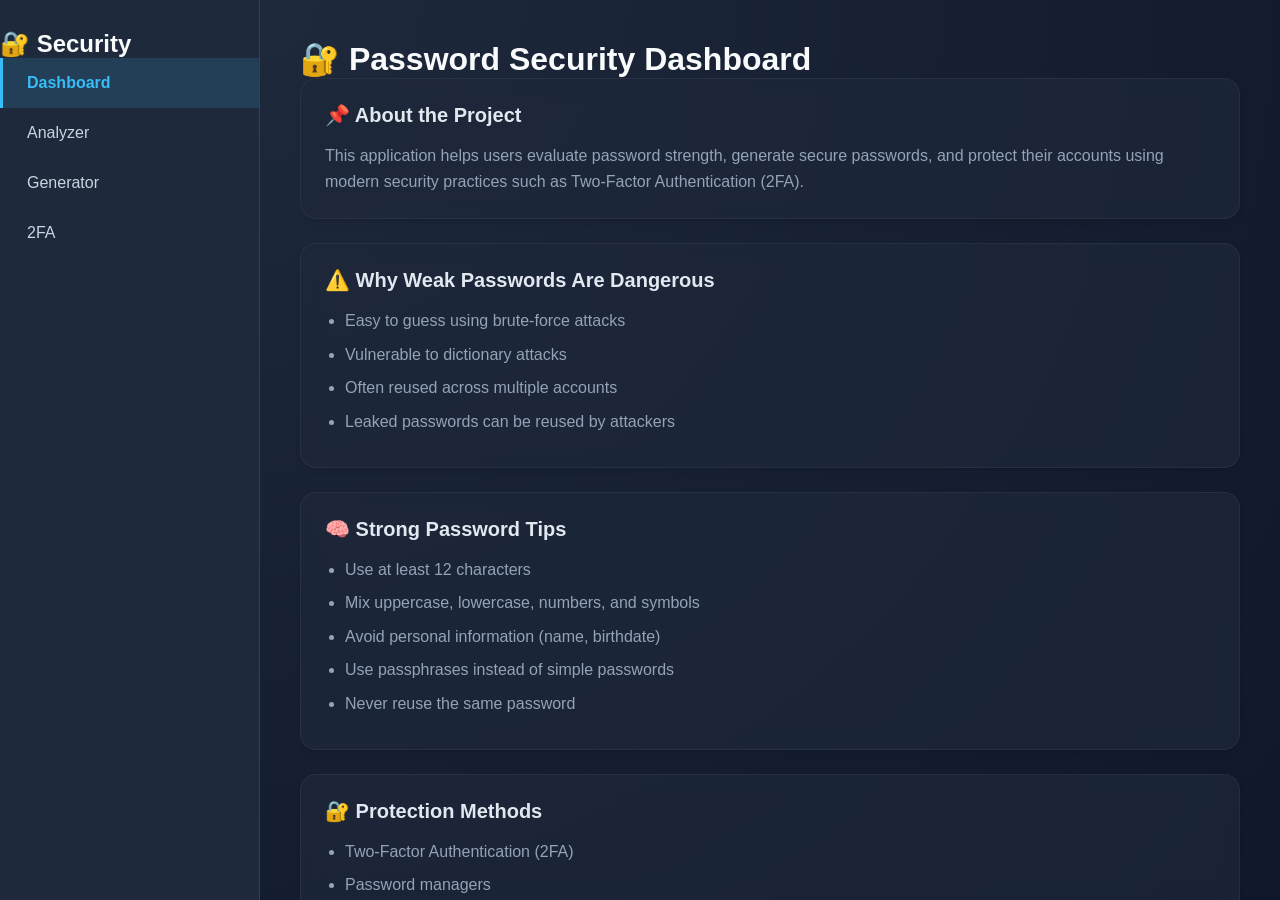
<file: frontend/index.html>
<!DOCTYPE html>

<html lang="en">
<head>
  <meta charset="UTF-8">
  <title>Security Dashboard</title>
<link rel="stylesheet" href="./style.css">
<body>

<div class="layout">

  <!-- Sidebar -->

  <div class="sidebar">
    <h2>🔐 Security</h2>
    <a href="index.html" class="active">Dashboard</a>
    <a href="analyzer.html">Analyzer</a>
    <a href="generator.html">Generator</a>
    <a href="twofa.html">2FA</a>
  </div>

  <!-- Content -->
  <div class="content">


<h1>🔐 Password Security Dashboard</h1>

<div class="card">
  <h2>📌 About the Project</h2>
  <p>
    This application helps users evaluate password strength, generate secure passwords,
    and protect their accounts using modern security practices such as Two-Factor Authentication (2FA).
  </p>
</div>

<div class="card">
  <h2>⚠️ Why Weak Passwords Are Dangerous</h2>
  <ul>
    <li>Easy to guess using brute-force attacks</li>
    <li>Vulnerable to dictionary attacks</li>
    <li>Often reused across multiple accounts</li>
    <li>Leaked passwords can be reused by attackers</li>
  </ul>
</div>

<div class="card">
  <h2>🧠 Strong Password Tips</h2>
  <ul>
    <li>Use at least 12 characters</li>
    <li>Mix uppercase, lowercase, numbers, and symbols</li>
    <li>Avoid personal information (name, birthdate)</li>
    <li>Use passphrases instead of simple passwords</li>
    <li>Never reuse the same password</li>
  </ul>
</div>

<div class="card">
  <h2>🔐 Protection Methods</h2>
  <ul>
    <li>Two-Factor Authentication (2FA)</li>
    <li>Password managers</li>
    <li>Hashing algorithms (bcrypt, SHA)</li>
    <li>Secure APIs and encryption</li>
  </ul>
</div>

<div class="card">
  <h2>🚨 Security Advice</h2>
  <p>
    Always use different passwords for different accounts. If one account is compromised,
    others remain safe. Enable 2FA whenever possible and regularly update your passwords.
  </p>
</div>


  </div>

</div>
  <script src="script.js"></script>
</body>
</html>
</file>
<file: frontend/style.css>
* {
  margin: 0;
  padding: 0;
  box-sizing: border-box;
  font-family: 'Inter', 'Segoe UI', Tahoma, Geneva, Verdana, sans-serif;
}

body {
  background-color: #0f172a; /* Slate 900 */
  color: #f8fafc; /* Slate 50 */
  min-height: 100vh;
  overflow-x: hidden;
}

/* Dashboard Layout */
.layout {
  display: flex;
  min-height: 100vh;
  width: 100vw;
  flex-direction: row; /* Default desktop */
}

/* Sidebar */
.sidebar {
  width: 260px;
  background-color: #1e293b; /* Slate 800 */
  border-right: 1px solid #334155; /* Slate 700 */
  padding: 30px 0 0 0;
  display: flex;
  flex-direction: column;
  z-index: 50;
}

.sidebar-header {
  padding: 0 24px;
  font-size: 22px;
  font-weight: 700;
  margin-bottom: 30px;
  color: #38bdf8; /* Light blue */
  display: flex;
  align-items: center;
  gap: 10px;
}

.nav-links {
  flex: 1;
}

.sidebar a {
  padding: 16px 24px;
  display: flex;
  align-items: center;
  gap: 12px;
  color: #cbd5e1; /* Slate 300 */
  text-decoration: none;
  font-size: 16px;
  transition: all 0.3s ease;
  border-left: 3px solid transparent;
}

.sidebar a i {
  font-size: 20px;
}

.sidebar a:hover {
  background-color: rgba(56, 189, 248, 0.1);
  color: #38bdf8;
  border-left: 3px solid #38bdf8;
}

.sidebar a.active {
  background-color: rgba(56, 189, 248, 0.15);
  color: #38bdf8;
  border-left: 3px solid #38bdf8;
  font-weight: 600;
}

.sidebar-footer {
  padding: 24px;
  font-size: 12px;
  color: #64748b;
  border-top: 1px solid #334155;
  display: flex;
  align-items: center;
  gap: 8px;
}

/* Main Content Area */
.content {
  flex: 1;
  padding: 40px;
  height: 100vh;
  overflow-y: auto;
  background: radial-gradient(circle at top left, #1e293b 0%, #0f172a 100%);
}

.page-title {
  font-size: 32px;
  font-weight: 700;
  margin-bottom: 30px;
  color: #ffffff;
  display: flex;
  align-items: center;
  gap: 12px;
}

/* Widgets & Dashboard Grid */
.dashboard-grid {
  display: grid;
  grid-template-columns: repeat(12, 1fr);
  gap: 24px;
}

.widget-hero { grid-column: span 12; }
.widget-status { grid-column: span 4; }
.widget-action { grid-column: span 4; }
.widget-feed { grid-column: span 12; }

/* Responsive adjustments for the grid */
@media (max-width: 1200px) {
  .widget-status { grid-column: span 6; }
  .widget-action { grid-column: span 6; }
}

@media (max-width: 900px) {
  .widget-status { grid-column: span 12; }
  .widget-action { grid-column: span 12; }
}

/* Cards & Glassmorphism */
.card {
  background: rgba(30, 41, 59, 0.7); /* translucent slate 800 */
  backdrop-filter: blur(10px);
  -webkit-backdrop-filter: blur(10px);
  border: 1px solid rgba(255, 255, 255, 0.05);
  border-radius: 16px;
  padding: 24px;
  margin-bottom: 24px;
  box-shadow: 0 4px 6px -1px rgba(0, 0, 0, 0.1), 0 2px 4px -1px rgba(0, 0, 0, 0.06);
  position: relative;
  overflow: hidden;
}

.card h2 {
  font-size: 20px;
  margin-bottom: 16px;
  color: #e2e8f0;
  display: flex;
  align-items: center;
  gap: 10px;
}

.card p, .card ul {
  color: #94a3b8;
  line-height: 1.6;
}

.card ul {
  padding-left: 20px;
}

.card li { margin-bottom: 8px; }

/* Interactive Hover Card (Quick actions) */
.action-card {
  cursor: pointer;
  transition: all 0.3s ease;
}
.action-card:hover {
  transform: translateY(-5px);
  border-color: rgba(56, 189, 248, 0.3);
  box-shadow: 0 10px 20px rgba(0,0,0,0.2);
}
.action-card-icon {
  font-size: 32px;
  color: #38bdf8;
  margin-bottom: 15px;
}

/* Status Indicator */
.status-indicator {
  display: inline-block;
  width: 10px;
  height: 10px;
  border-radius: 50%;
  background-color: #22c55e;
  box-shadow: 0 0 10px #22c55e;
  margin-right: 8px;
  animation: pulse 2s infinite;
}

@keyframes pulse {
  0% { box-shadow: 0 0 0 0 rgba(34, 197, 94, 0.7); }
  70% { box-shadow: 0 0 0 10px rgba(34, 197, 94, 0); }
  100% { box-shadow: 0 0 0 0 rgba(34, 197, 94, 0); }
}

/* Inputs and Forms */
.input-group {
  display: flex;
  gap: 12px;
  margin-bottom: 20px;
  flex-wrap: wrap;
}

input {
  flex-grow: 1;
  padding: 14px 16px;
  border-radius: 8px;
  border: 1px solid #334155;
  background-color: #0f172a;
  color: #f8fafc;
  font-size: 16px;
  outline: none;
  transition: border-color 0.3s;
}

input:focus {
  border-color: #38bdf8;
  box-shadow: 0 0 0 2px rgba(56, 189, 248, 0.2);
}

/* Buttons */
button {
  padding: 14px 24px;
  border-radius: 8px;
  border: none;
  font-size: 16px;
  font-weight: 600;
  cursor: pointer;
  transition: all 0.2s ease;
  background: linear-gradient(135deg, #3b82f6, #06b6d4);
  color: white;
  display: flex;
  align-items: center;
  justify-content: center;
  gap: 8px;
}

button:hover {
  transform: translateY(-2px);
  box-shadow: 0 4px 12px rgba(59, 130, 246, 0.4);
}

button:active { transform: translateY(0); }

.icon-btn {
  background: #334155;
  padding: 14px;
  width: auto;
}

.icon-btn:hover { background: #475569; }

/* Password Strength Bar */
.strength {
  width: 100%;
  height: 8px;
  background: #334155;
  border-radius: 4px;
  margin-top: 24px;
  overflow: hidden;
}

#bar {
  height: 100%;
  width: 0%;
  background: #ef4444; 
  transition: width 0.4s ease, background-color 0.4s ease;
}

/* Results */
#result {
  margin-top: 20px;
  font-size: 15px;
  color: #cbd5e1;
}

/* 2FA Result */
.secret-box {
  background-color: #020617;
  padding: 15px;
  border-radius: 8px;
  font-family: monospace;
  font-size: 18px;
  letter-spacing: 2px;
  color: #38bdf8;
  text-align: center;
  margin: 15px 0;
  border: 1px dashed #334155;
  user-select: all;
  word-break: break-all;
}

.hidden { display: none !important; }

.action-box { max-width: 600px; }

/* Mock Terminal */
.terminal {
  font-family: 'Courier New', Courier, monospace;
  background: #020617;
  border: 1px solid #334155;
  border-radius: 8px;
  padding: 15px;
  color: #22c55e;
  font-size: 13px;
  height: 150px;
  overflow-y: hidden;
}
.term-line { margin-bottom: 5px; opacity: 0; animation: fade-in 0s forwards; }
@keyframes fade-in { to { opacity: 1; } }

/* ==============================================================
   RESPONSIVENESS (MOBILE & TABLET)
   ============================================================== */

/* Hamburger menu button (hidden on desktop) */
.mobile-nav-toggle {
  display: none;
  background: transparent;
  color: #fff;
  font-size: 24px;
  padding: 10px;
  margin: 0;
  box-shadow: none;
}
.mobile-nav-toggle:hover {
  transform: none;
  background: rgba(255,255,255,0.1);
  box-shadow: none;
}

@media (max-width: 768px) {
  .layout {
    flex-direction: column;
  }
  
  /* Mobile Sidebar styling: turns into a top navigation bar */
  .sidebar {
    width: 100vw;
    height: auto;
    padding: 15px;
    border-right: none;
    border-bottom: 1px solid #334155;
    position: sticky;
    top: 0;
    flex-direction: row;
    justify-content: space-between;
    align-items: center;
  }

  .sidebar-header {
    margin-bottom: 0;
    padding: 0;
  }

  .mobile-nav-toggle {
    display: flex; /* Show Hamburger */
  }

  .nav-links {
    display: none; /* Hide links by default on mobile */
    position: absolute;
    top: 100%;
    left: 0;
    width: 100%;
    background-color: #1e293b;
    border-bottom: 1px solid #334155;
    flex-direction: column;
    padding-bottom: 15px;
  }
  
  .nav-links.active {
    display: flex; /* Toggle via JS */
  }

  .sidebar-footer {
    display: none; /* Hide version signature on mobile to save space */
  }
  
  .content {
    flex: none;
    width: 100%;
    height: auto; /* Allow scrolling organically */
    padding: 20px;
  }
  
  .page-title {
    font-size: 24px;
  }
  
  .input-group {
    flex-direction: column;
  }
  
  .icon-btn, button {
    width: 100%; /* Full width buttons on mobile */
  }
}
</file>
